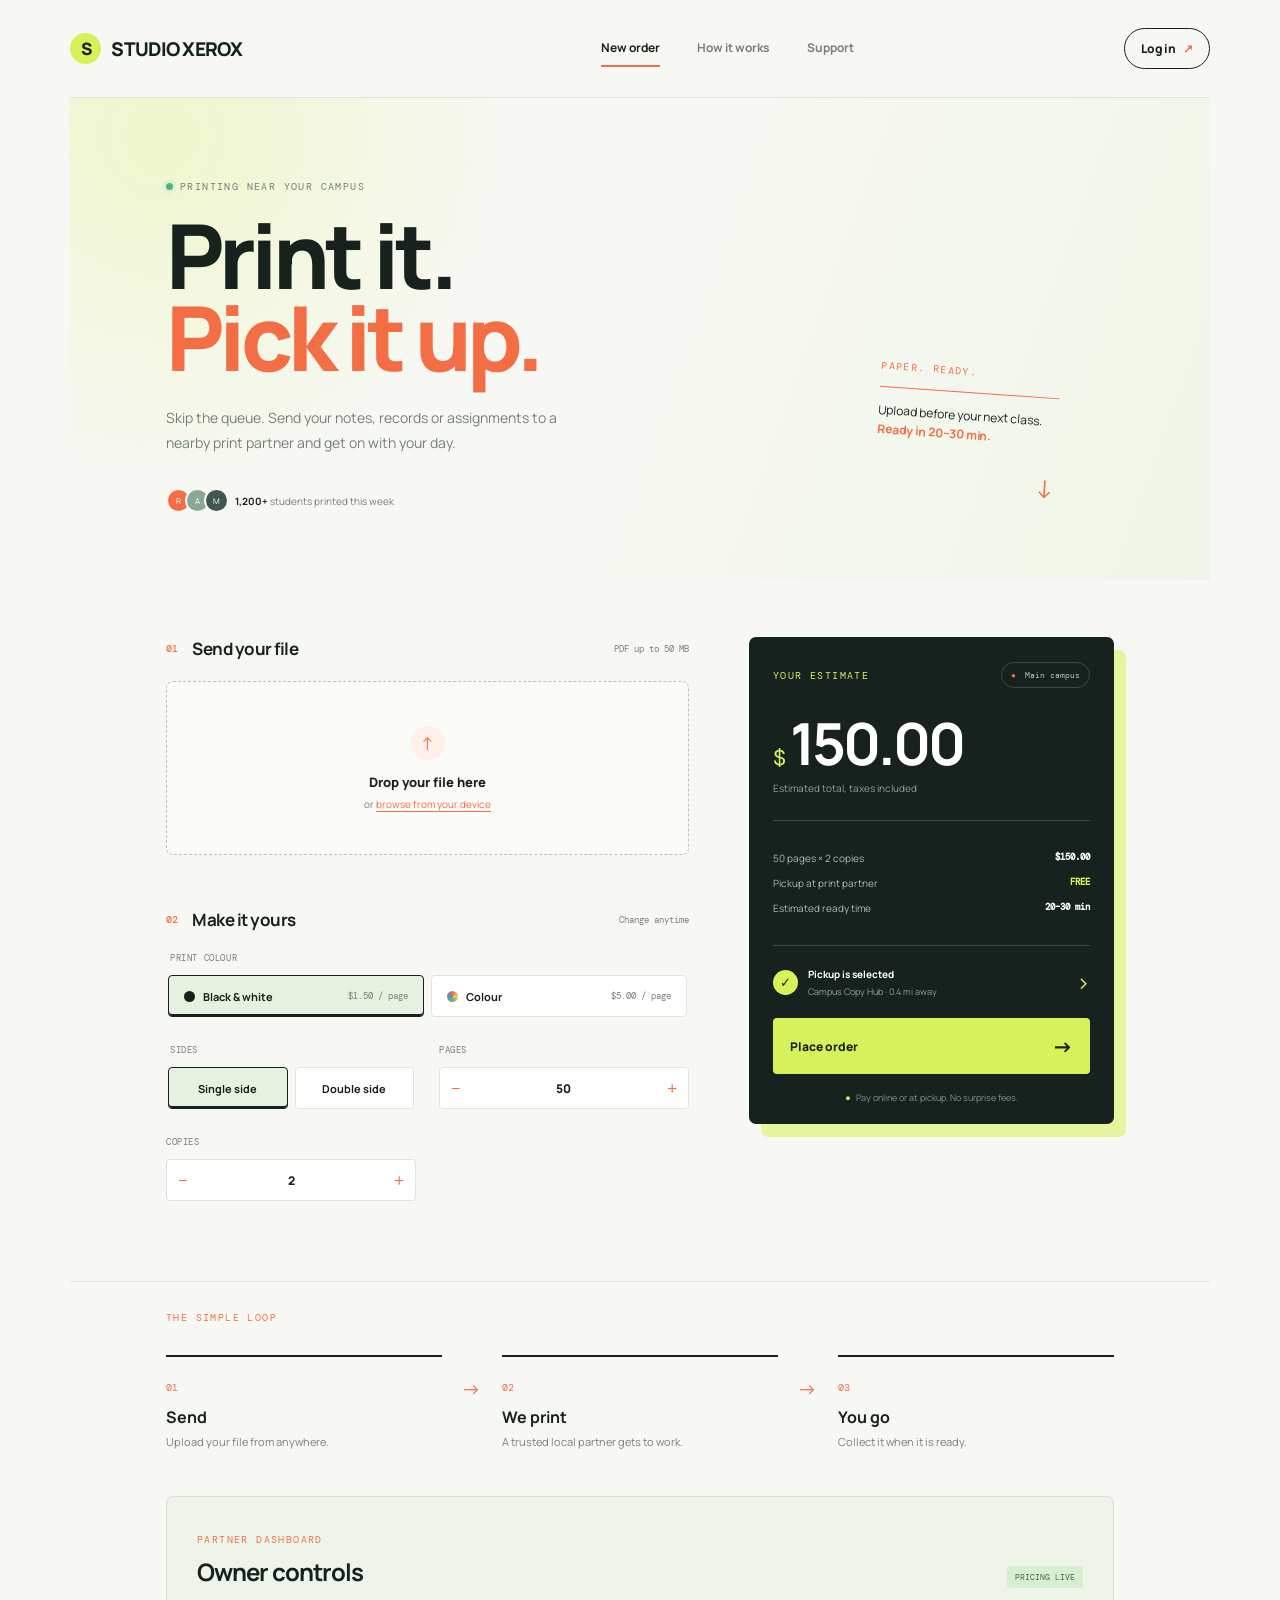
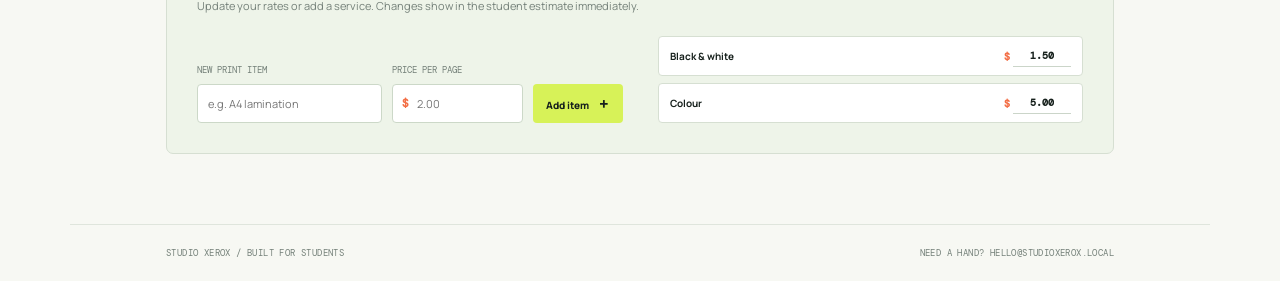
<file: index.html>
<!doctype html>
<html lang="en">
<head>
  <meta charset="UTF-8" />
  <meta name="viewport" content="width=device-width, initial-scale=1.0" />
  <meta name="description" content="Quick, affordable printing for students." />
  <title>STUDIO XEROX | Print without the wait</title>
  <link rel="preconnect" href="https://fonts.googleapis.com">
  <link rel="preconnect" href="https://fonts.gstatic.com" crossorigin>
  <link href="https://fonts.googleapis.com/css2?family=DM+Mono:wght@400;500&family=Manrope:wght@400;500;600;700;800&display=swap" rel="stylesheet">
  <link rel="stylesheet" href="styles.css" />
</head>
<body>
  <div class="app-shell">
    <header class="topbar">
      <a class="brand" href="#top" aria-label="STUDIO XEROX home">
        <span class="brand-mark">S</span><span>STUDIO XEROX</span>
      </a>
      <nav class="topnav" aria-label="Main navigation">
        <a class="active" href="#order">New order</a>
        <a href="#how-it-works">How it works</a>
        <a href="#support">Support</a>
      </nav>
      <button class="account-button" type="button">Log in <span aria-hidden="true">&#8599;</span></button>
    </header>

    <main id="top">
      <section class="hero" aria-labelledby="hero-title">
        <div class="hero-copy">
          <p class="eyebrow"><span class="status-dot"></span> Printing near your campus</p>
          <h1 id="hero-title">Print it.<br><em>Pick it up.</em></h1>
          <p class="hero-text">Skip the queue. Send your notes, records or assignments to a nearby print partner and get on with your day.</p>
          <div class="hero-proof"><span class="proof-avatars"><i>R</i><i>A</i><i>M</i></span><span><strong>1,200+</strong> students printed this week</span></div>
        </div>
        <div class="hero-note" aria-label="Service promise">
          <span class="note-label">PAPER. READY.</span>
          <span class="note-line"></span>
          <p>Upload before your next class.<br><strong>Ready in 20–30 min.</strong></p>
          <span class="note-arrow">&#8595;</span>
        </div>
      </section>

      <section class="order-layout" id="order" aria-label="Create a print order">
        <div class="order-panel">
          <div class="section-heading"><div><span class="step-number">01</span><h2>Send your file</h2></div><span class="helper">PDF up to 50 MB</span></div>
          <label class="upload-zone" for="file-upload" id="upload-zone">
            <input id="file-upload" type="file" accept=".pdf,.doc,.docx,.jpg,.jpeg,.png" />
            <span class="upload-icon" aria-hidden="true">&#8593;</span>
            <span class="upload-title" id="upload-title">Drop your file here</span>
            <span class="upload-subtitle" id="upload-subtitle">or <u>browse from your device</u></span>
          </label>

          <div class="section-heading options-heading"><div><span class="step-number">02</span><h2>Make it yours</h2></div><span class="helper">Change anytime</span></div>
          <div class="option-grid">
            <fieldset class="option-group wide"><legend>Print colour</legend><div class="segmented colour-options"><label><input type="radio" name="colour" value="bw" checked><span><b class="swatch ink"></b>Black &amp; white <small>$1.50 / page</small></span></label><label><input type="radio" name="colour" value="colour"><span><b class="swatch colour"></b>Colour <small>$5.00 / page</small></span></label></div></fieldset>
            <fieldset class="option-group"><legend>Sides</legend><div class="segmented"><label><input type="radio" name="sides" value="single" checked><span>Single side</span></label><label><input type="radio" name="sides" value="double"><span>Double side</span></label></div></fieldset>
            <div class="quantity-row"><label for="pages">Pages</label><div class="stepper"><button type="button" data-step="pages" data-change="-1" aria-label="Decrease pages">−</button><input id="pages" type="number" min="1" value="50" aria-label="Number of pages"><button type="button" data-step="pages" data-change="1" aria-label="Increase pages">+</button></div></div>
            <div class="quantity-row"><label for="copies">Copies</label><div class="stepper"><button type="button" data-step="copies" data-change="-1" aria-label="Decrease copies">−</button><input id="copies" type="number" min="1" value="2" aria-label="Number of copies"><button type="button" data-step="copies" data-change="1" aria-label="Increase copies">+</button></div></div>
          </div>
        </div>

        <aside class="summary-card" aria-live="polite">
          <div class="summary-top"><span class="summary-kicker">YOUR ESTIMATE</span><span class="location-pill"><span class="pin">&#9679;</span> Main campus</span></div>
          <div class="price-line"><span>$</span><strong id="total-price">150.00</strong></div>
          <p class="price-note">Estimated total, taxes included</p>
          <div class="breakdown"><div><span id="line-item">50 pages × 2 copies</span><strong id="print-total">$150.00</strong></div><div><span>Pickup at print partner</span><strong class="free">FREE</strong></div><div><span>Estimated ready time</span><strong>20–30 min</strong></div></div>
          <div class="pickup-choice"><span class="choice-icon">&#10003;</span><div><strong>Pickup is selected</strong><small>Campus Copy Hub · 0.4 mi away</small></div><span class="chevron">&#8250;</span></div>
          <button class="place-order" id="place-order" type="button">Place order <span aria-hidden="true">&#8594;</span></button>
          <p class="secure-note"><span aria-hidden="true">&#9679;</span> Pay online or at pickup. No surprise fees.</p>
        </aside>
      </section>

      <section class="how-it-works" id="how-it-works"><div class="section-label">THE SIMPLE LOOP</div><div class="steps"><div><span>01</span><h3>Send</h3><p>Upload your file from anywhere.</p></div><div><span>02</span><h3>We print</h3><p>A trusted local partner gets to work.</p></div><div><span>03</span><h3>You go</h3><p>Collect it when it is ready.</p></div></div></section>
      <section class="owner-tools" id="owner-tools" aria-labelledby="owner-title">
        <div class="owner-heading"><div><span class="section-label">PARTNER DASHBOARD</span><h2 id="owner-title">Owner controls</h2></div><span class="owner-badge">PRICING LIVE</span></div>
        <p class="owner-intro">Update your rates or add a service. Changes show in the student estimate immediately.</p>
        <div class="owner-grid">
          <form class="pricing-form" id="pricing-form">
            <label>New print item <input id="item-name" type="text" placeholder="e.g. A4 lamination" required></label>
            <label>Price per page <span class="money-input"><b>$</b><input id="item-price" type="number" min="0.01" step="0.01" placeholder="2.00" required></span></label>
            <button type="submit" class="add-item">Add item <span>+</span></button>
          </form>
          <div class="pricing-list" id="pricing-list" aria-label="Current pricing"></div>
        </div>
      </section>
    </main>
    <footer id="support">
      <span>STUDIO XEROX / built for students</span>
      <span>Need a hand? hello@studioxerox.local</span>
    </footer>
  </div>
  <div class="toast" id="toast" role="status">Your order is ready to go. This demo does not submit payments yet.</div>
  <script src="script.js"></script>
</body>
</html>
</file>
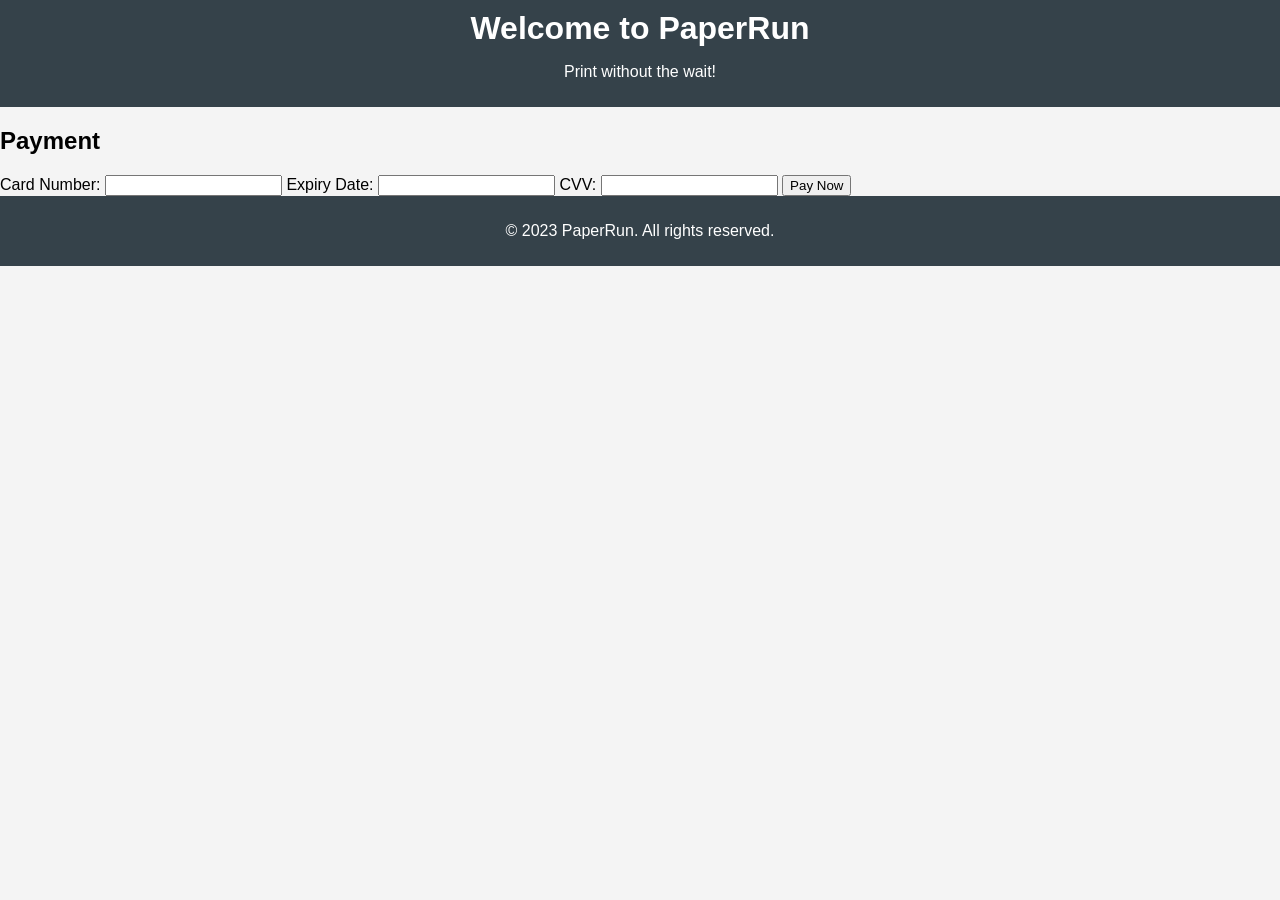
<file: website/website/index.html>
<!DOCTYPE html>
<html lang="en">
<head>
    <meta charset="UTF-8">
    <meta name="viewport" content="width=device-width, initial-scale=1.0">
    <title>PaperRun | Print without the wait</title>
    <link rel="stylesheet" href="css/styles.css">
</head>
<body>
    <header>
        <h1>Welcome to PaperRun</h1>
        <p>Print without the wait!</p>
    </header>
    
    <main>
        <section id="payment-section">
            <h2>Payment</h2>
            <form id="payment-form">
                <label for="card-number">Card Number:</label>
                <input type="text" id="card-number" name="card-number" required>
                
                <label for="expiry-date">Expiry Date:</label>
                <input type="text" id="expiry-date" name="expiry-date" required>
                
                <label for="cvv">CVV:</label>
                <input type="text" id="cvv" name="cvv" required>
                
                <button type="submit">Pay Now</button>
            </form>
        </section>
    </main>

    <footer>
        <p>&copy; 2023 PaperRun. All rights reserved.</p>
    </footer>

    <script src="js/payment.js"></script>
</body>
</html>
</file>
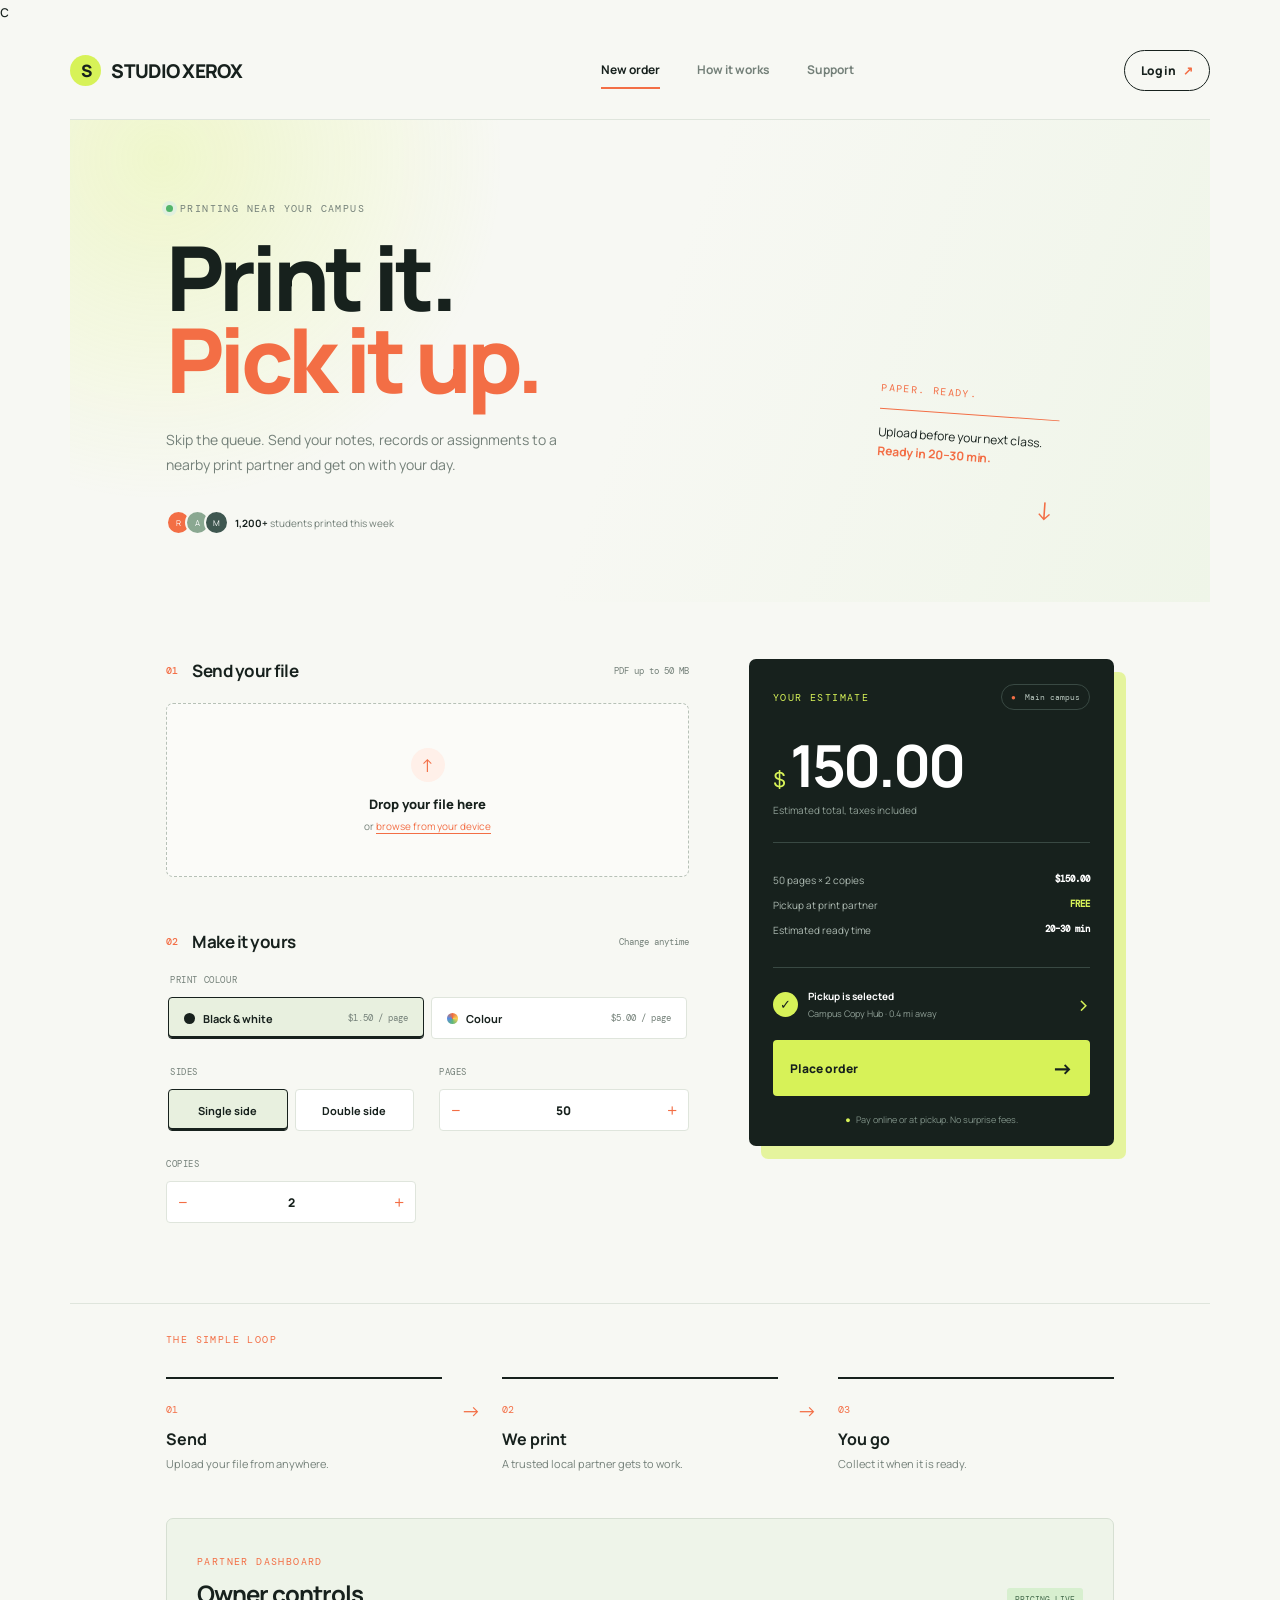
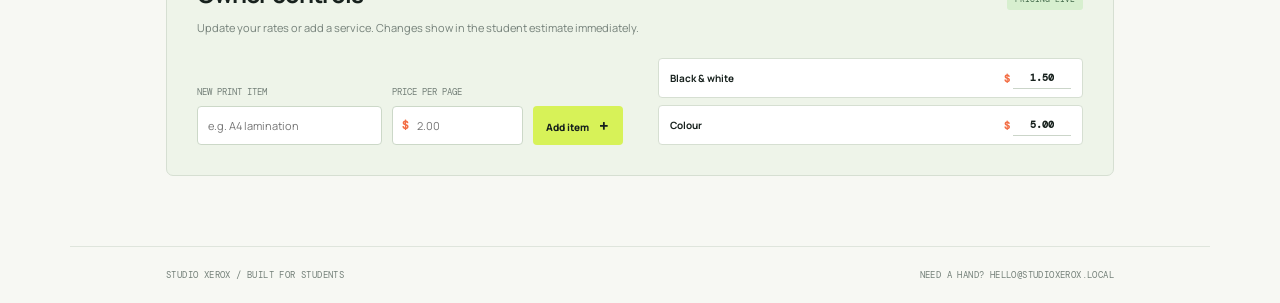
<file: app 1.html>
<!doctype html>
c
<html lang="en">
<head>
  <meta charset="UTF-8" />
  <meta name="viewport" content="width=device-width, initial-scale=1.0" />
  <meta name="description" content="Quick, affordable printing for students." />
  <title>STUDIO XEROX | Print without the wait</title>
  <link rel="preconnect" href="https://fonts.googleapis.com">
  <link rel="preconnect" href="https://fonts.gstatic.com" crossorigin>
  <link href="https://fonts.googleapis.com/css2?family=DM+Mono:wght@400;500&family=Manrope:wght@400;500;600;700;800&display=swap" rel="stylesheet">
  <link rel="stylesheet" href="styles.css" />
</head>
<body>
  <div class="app-shell">
    <header class="topbar">
      <a class="brand" href="#top" aria-label="STUDIO XEROX home">
        <span class="brand-mark">S</span><span>STUDIO XEROX</span>
      </a>
      <nav class="topnav" aria-label="Main navigation">
        <a class="active" href="#order">New order</a>
        <a href="#how-it-works">How it works</a>
        <a href="#support">Support</a>
      </nav>
      <button class="account-button" type="button">Log in <span aria-hidden="true">&#8599;</span></button>
    </header>

    <main id="top">
      <section class="hero" aria-labelledby="hero-title">
        <div class="hero-copy">
          <p class="eyebrow"><span class="status-dot"></span> Printing near your campus</p>
          <h1 id="hero-title">Print it.<br><em>Pick it up.</em></h1>
          <p class="hero-text">Skip the queue. Send your notes, records or assignments to a nearby print partner and get on with your day.</p>
          <div class="hero-proof"><span class="proof-avatars"><i>R</i><i>A</i><i>M</i></span><span><strong>1,200+</strong> students printed this week</span></div>
        </div>
        <div class="hero-note" aria-label="Service promise">
          <span class="note-label">PAPER. READY.</span>
          <span class="note-line"></span>
          <p>Upload before your next class.<br><strong>Ready in 20–30 min.</strong></p>
          <span class="note-arrow">&#8595;</span>
        </div>
      </section>

      <section class="order-layout" id="order" aria-label="Create a print order">
        <div class="order-panel">
          <div class="section-heading"><div><span class="step-number">01</span><h2>Send your file</h2></div><span class="helper">PDF up to 50 MB</span></div>
          <label class="upload-zone" for="file-upload" id="upload-zone">
            <input id="file-upload" type="file" accept=".pdf,.doc,.docx,.jpg,.jpeg,.png" />
            <span class="upload-icon" aria-hidden="true">&#8593;</span>
            <span class="upload-title" id="upload-title">Drop your file here</span>
            <span class="upload-subtitle" id="upload-subtitle">or <u>browse from your device</u></span>
          </label>

          <div class="section-heading options-heading"><div><span class="step-number">02</span><h2>Make it yours</h2></div><span class="helper">Change anytime</span></div>
          <div class="option-grid">
            <fieldset class="option-group wide"><legend>Print colour</legend><div class="segmented colour-options"><label><input type="radio" name="colour" value="bw" checked><span><b class="swatch ink"></b>Black &amp; white <small>$1.50 / page</small></span></label><label><input type="radio" name="colour" value="colour"><span><b class="swatch colour"></b>Colour <small>$5.00 / page</small></span></label></div></fieldset>
            <fieldset class="option-group"><legend>Sides</legend><div class="segmented"><label><input type="radio" name="sides" value="single" checked><span>Single side</span></label><label><input type="radio" name="sides" value="double"><span>Double side</span></label></div></fieldset>
            <div class="quantity-row"><label for="pages">Pages</label><div class="stepper"><button type="button" data-step="pages" data-change="-1" aria-label="Decrease pages">−</button><input id="pages" type="number" min="1" value="50" aria-label="Number of pages"><button type="button" data-step="pages" data-change="1" aria-label="Increase pages">+</button></div></div>
            <div class="quantity-row"><label for="copies">Copies</label><div class="stepper"><button type="button" data-step="copies" data-change="-1" aria-label="Decrease copies">−</button><input id="copies" type="number" min="1" value="2" aria-label="Number of copies"><button type="button" data-step="copies" data-change="1" aria-label="Increase copies">+</button></div></div>
          </div>
        </div>

        <aside class="summary-card" aria-live="polite">
          <div class="summary-top"><span class="summary-kicker">YOUR ESTIMATE</span><span class="location-pill"><span class="pin">&#9679;</span> Main campus</span></div>
          <div class="price-line"><span>$</span><strong id="total-price">150.00</strong></div>
          <p class="price-note">Estimated total, taxes included</p>
          <div class="breakdown"><div><span id="line-item">50 pages × 2 copies</span><strong id="print-total">$150.00</strong></div><div><span>Pickup at print partner</span><strong class="free">FREE</strong></div><div><span>Estimated ready time</span><strong>20–30 min</strong></div></div>
          <div class="pickup-choice"><span class="choice-icon">&#10003;</span><div><strong>Pickup is selected</strong><small>Campus Copy Hub · 0.4 mi away</small></div><span class="chevron">&#8250;</span></div>
          <button class="place-order" id="place-order" type="button">Place order <span aria-hidden="true">&#8594;</span></button>
          <p class="secure-note"><span aria-hidden="true">&#9679;</span> Pay online or at pickup. No surprise fees.</p>
        </aside>
      </section>

      <section class="how-it-works" id="how-it-works"><div class="section-label">THE SIMPLE LOOP</div><div class="steps"><div><span>01</span><h3>Send</h3><p>Upload your file from anywhere.</p></div><div><span>02</span><h3>We print</h3><p>A trusted local partner gets to work.</p></div><div><span>03</span><h3>You go</h3><p>Collect it when it is ready.</p></div></div></section>
      <section class="owner-tools" id="owner-tools" aria-labelledby="owner-title">
        <div class="owner-heading"><div><span class="section-label">PARTNER DASHBOARD</span><h2 id="owner-title">Owner controls</h2></div><span class="owner-badge">PRICING LIVE</span></div>
        <p class="owner-intro">Update your rates or add a service. Changes show in the student estimate immediately.</p>
        <div class="owner-grid">
          <form class="pricing-form" id="pricing-form">
            <label>New print item <input id="item-name" type="text" placeholder="e.g. A4 lamination" required></label>
            <label>Price per page <span class="money-input"><b>$</b><input id="item-price" type="number" min="0.01" step="0.01" placeholder="2.00" required></span></label>
            <button type="submit" class="add-item">Add item <span>+</span></button>
          </form>
          <div class="pricing-list" id="pricing-list" aria-label="Current pricing"></div>
        </div>
      </section>
    </main>
    <footer id="support">
      <span>STUDIO XEROX / built for students</span>
      <span>Need a hand? hello@studioxerox.local</span>
    </footer>
  </div>
  <div class="toast" id="toast" role="status">Your order is ready to go. This demo does not submit payments yet.</div>
  <script src="script.js"></script>
</body>
</html>
</file>
<file: styles.css>
:root {
  --ink: #17211d;
  --muted: #748079;
  --paper: #f7f8f3;
  --line: #dfe5dc;
  --lime: #d7f258;
  --mint: #e8f0df;
  --orange: #f36e45;
  --white: #fff;
  --mono: 'DM Mono', monospace;
  --sans: 'Manrope', sans-serif;
}

* { box-sizing: border-box; }
html { scroll-behavior: smooth; }
body { margin: 0; background: var(--paper); color: var(--ink); font-family: var(--sans); }
a { color: inherit; text-decoration: none; }
button, input { font: inherit; }
.app-shell { max-width: 1440px; margin: auto; padding: 0 5.5vw; overflow: hidden; }
.topbar { height: 98px; display: flex; align-items: center; justify-content: space-between; border-bottom: 1px solid var(--line); }
.brand { display: inline-flex; align-items: center; gap: 10px; font-size: 19px; font-weight: 800; letter-spacing: -.7px; }
.brand-mark { display: grid; place-items: center; width: 31px; height: 31px; border-radius: 50%; color: var(--ink); background: var(--lime); font-size: 17px; }
.topnav { display: flex; gap: 37px; margin-left: 90px; color: var(--muted); font-size: 12px; font-weight: 700; }
.topnav a { padding: 9px 0; }
.topnav .active { color: var(--ink); border-bottom: 2px solid var(--orange); }
.account-button { border: 1px solid var(--ink); background: transparent; color: var(--ink); padding: 11px 16px; border-radius: 99px; font-size: 12px; font-weight: 800; cursor: pointer; }
.account-button span { color: var(--orange); margin-left: 5px; }
.hero { display: flex; justify-content: space-between; align-items: end; padding: 82px 8.4% 67px; background: radial-gradient(circle at 8% 8%, rgba(215,242,88,.25), transparent 30%), linear-gradient(110deg, #f7f8f3 50%, #eff5e8); }
.eyebrow, .summary-kicker, .section-label, .note-label { font-family: var(--mono); font-size: 10px; letter-spacing: 1.4px; text-transform: uppercase; }
.eyebrow { display: flex; align-items: center; gap: 7px; color: var(--muted); margin: 0 0 21px; }
.status-dot { width: 7px; height: 7px; background: #52b56a; border-radius: 50%; box-shadow: 0 0 0 4px #e1f0df; }
.hero h1 { margin: 0; max-width: 650px; font-size: clamp(54px, 7vw, 101px); line-height: .91; letter-spacing: -5px; font-weight: 800; }
.hero h1 em { color: var(--orange); font-style: normal; }
.hero-text { max-width: 425px; margin: 28px 0 33px; color: var(--muted); font-size: 14px; line-height: 1.8; }
.hero-proof { display: flex; align-items: center; gap: 12px; color: var(--muted); font-size: 10px; }
.hero-proof strong { color: var(--ink); }
.proof-avatars { display: flex; }
.proof-avatars i { display: grid; place-items: center; width: 25px; height: 25px; margin-right: -6px; border: 2px solid var(--paper); border-radius: 50%; color: #fff; background: var(--orange); font-size: 8px; font-style: normal; }
.proof-avatars i:nth-child(2) { background: #8aa891; }.proof-avatars i:nth-child(3) { background: #3f5750; }
.hero-note { display: flex; flex-direction: column; align-items: flex-start; width: 180px; margin: 0 6% 14px 0; transform: rotate(4deg); }
.note-label { color: var(--orange); }.note-line { width: 100%; margin: 14px 0 13px; border-top: 1px solid var(--orange); }.hero-note p { margin: 0; font-size: 12px; line-height: 1.6; }.hero-note strong { color: var(--orange); }.note-arrow { align-self: flex-end; margin-top: 20px; color: var(--orange); font-size: 25px; }
.order-layout { display: grid; grid-template-columns: minmax(0, 1fr) 365px; gap: 60px; padding: 57px 8.4% 80px; }
.section-heading { display: flex; justify-content: space-between; align-items: center; margin-bottom: 21px; }.section-heading > div { display: flex; align-items: center; gap: 14px; }.section-heading h2 { margin: 0; font-size: 17px; letter-spacing: -.5px; }.step-number { color: var(--orange); font-family: var(--mono); font-size: 10px; font-weight: 500; }.helper { color: var(--muted); font-family: var(--mono); font-size: 9px; }
.upload-zone { display: flex; min-height: 174px; flex-direction: column; align-items: center; justify-content: center; border: 1px dashed #b7c1b7; border-radius: 7px; background: rgba(255,255,255,.45); cursor: pointer; transition: border-color .2s, background .2s; }.upload-zone:hover, .upload-zone.dragging { border-color: var(--orange); background: #fff8f3; }.upload-zone input { display: none; }.upload-icon { display: grid; place-items: center; width: 34px; height: 34px; margin-bottom: 13px; border-radius: 50%; color: var(--orange); background: #fff0e9; font-size: 18px; }.upload-title { font-size: 13px; font-weight: 800; }.upload-subtitle { margin-top: 6px; color: var(--muted); font-size: 10px; }.upload-subtitle u { color: var(--orange); text-underline-offset: 3px; }
.options-heading { margin-top: 53px; }.option-grid { display: grid; grid-template-columns: 1fr 1fr; gap: 27px 23px; }.option-group { min-width: 0; padding: 0; border: 0; }.option-group.wide { grid-column: 1 / -1; }.option-group legend, .quantity-row > label { display: block; margin-bottom: 11px; color: var(--muted); font-family: var(--mono); font-size: 9px; text-transform: uppercase; letter-spacing: .6px; }.segmented { display: flex; gap: 7px; }.segmented label { flex: 1; cursor: pointer; }.segmented input { position: absolute; opacity: 0; }.segmented span { display: flex; min-height: 42px; align-items: center; justify-content: center; gap: 8px; border: 1px solid var(--line); border-radius: 4px; background: #fff; font-size: 11px; font-weight: 700; transition: .2s; }.segmented input:checked + span { border-color: var(--ink); background: var(--mint); box-shadow: inset 0 -2px var(--ink); }.colour-options span { justify-content: flex-start; padding: 0 15px; }.colour-options small { margin-left: auto; color: var(--muted); font-family: var(--mono); font-size: 9px; font-weight: 400; }.swatch { width: 11px; height: 11px; flex: 0 0 11px; border-radius: 50%; background: #17211d; }.swatch.colour { background: conic-gradient(#ee6c43, #f5cf54, #60b87a, #578be2, #ee6c43); }
.quantity-row { display: flex; flex-direction: column; }.stepper { display: flex; height: 42px; border: 1px solid var(--line); background: #fff; border-radius: 4px; }.stepper button { width: 38px; border: 0; color: var(--orange); background: transparent; font-size: 18px; cursor: pointer; }.stepper input { width: 100%; min-width: 0; border: 0; outline: 0; color: var(--ink); background: transparent; text-align: center; font-size: 12px; font-weight: 800; }.stepper input::-webkit-inner-spin-button { appearance: none; }
.summary-card { align-self: start; padding: 25px 24px 20px; color: #fff; background: var(--ink); border-radius: 7px; box-shadow: 12px 13px 0 rgba(215,242,88,.55); }.summary-top { display: flex; align-items: center; justify-content: space-between; }.summary-kicker { color: var(--lime); }.location-pill { padding: 7px 9px; border: 1px solid #394943; border-radius: 99px; color: #b9c7bf; font-family: var(--mono); font-size: 8px; }.pin { margin-right: 4px; color: var(--orange); font-size: 8px; }.price-line { display: flex; align-items: baseline; margin-top: 29px; }.price-line span { margin-right: 4px; color: var(--lime); font-family: var(--mono); font-size: 22px; }.price-line strong { font-size: 58px; letter-spacing: -3px; line-height: .9; }.price-note { margin: 9px 0 25px; color: #90a097; font-size: 10px; }.breakdown { padding: 19px 0; border-top: 1px solid #394943; border-bottom: 1px solid #394943; }.breakdown div { display: flex; justify-content: space-between; margin: 11px 0; color: #aebbb3; font-size: 10px; }.breakdown strong { color: #fff; font-family: var(--mono); font-size: 9px; }.breakdown .free { color: var(--lime); }.pickup-choice { display: flex; align-items: center; gap: 10px; margin: 20px 0; }.choice-icon { display: grid; place-items: center; width: 25px; height: 25px; border-radius: 50%; color: var(--ink); background: var(--lime); font-size: 13px; }.pickup-choice div { display: flex; flex: 1; flex-direction: column; gap: 4px; }.pickup-choice strong { font-size: 10px; }.pickup-choice small { color: #90a097; font-size: 9px; }.chevron { color: var(--lime); font-size: 23px; }.place-order { display: flex; width: 100%; align-items: center; justify-content: space-between; padding: 14px 17px; border: 0; border-radius: 4px; color: var(--ink); background: var(--lime); font-size: 12px; font-weight: 800; cursor: pointer; transition: transform .2s, background .2s; }.place-order:hover { background: #e5ff76; transform: translateY(-2px); }.place-order span { font-size: 21px; }.secure-note { margin: 17px 0 0; color: #7f9187; text-align: center; font-size: 9px; }.secure-note span { color: var(--lime); margin-right: 3px; }
.how-it-works { padding: 29px 8.4% 47px; border-top: 1px solid var(--line); }.section-label { color: var(--orange); }.steps { display: grid; grid-template-columns: repeat(3, 1fr); gap: 60px; margin-top: 31px; }.steps > div { position: relative; border-top: 2px solid var(--ink); padding-top: 17px; }.steps span { color: var(--orange); font-family: var(--mono); font-size: 10px; }.steps h3 { margin: 10px 0 6px; font-size: 16px; }.steps p { margin: 0; color: var(--muted); font-size: 11px; }.steps > div:not(:last-child)::after { content: '\2192'; position: absolute; top: 18px; right: -39px; color: var(--orange); font-size: 20px; }
footer { display: flex; justify-content: space-between; padding: 22px 8.4%; border-top: 1px solid var(--line); color: var(--muted); font-family: var(--mono); font-size: 9px; text-transform: uppercase; letter-spacing: .4px; }
.owner-tools { margin: 0 8.4% 70px; padding: 29px 30px 30px; border: 1px solid #d6dfd2; border-radius: 7px; background: #eef4e9; }.owner-heading { display: flex; justify-content: space-between; align-items: flex-end; }.owner-heading h2 { margin: 7px 0 0; font-size: 24px; letter-spacing: -1px; }.owner-badge { padding: 6px 8px; border-radius: 3px; color: #42694a; background: #d7efcf; font-family: var(--mono); font-size: 8px; }.owner-intro { margin: 10px 0 23px; color: var(--muted); font-size: 11px; }.owner-grid { display: grid; grid-template-columns: 1fr 1fr; gap: 35px; }.pricing-form { display: grid; grid-template-columns: 1.4fr 1fr auto; align-items: end; gap: 10px; }.pricing-form label { color: var(--muted); font-family: var(--mono); font-size: 9px; text-transform: uppercase; }.pricing-form input { width: 100%; height: 39px; margin-top: 8px; padding: 0 10px; border: 1px solid #ccd8c8; border-radius: 4px; outline: 0; color: var(--ink); background: #fff; font-family: var(--sans); font-size: 11px; }.pricing-form input:focus { border-color: var(--orange); }.money-input { position: relative; display: block; }.money-input b { position: absolute; z-index: 1; top: 20px; left: 10px; color: var(--orange); font-family: var(--mono); font-size: 11px; }.money-input input { padding-left: 24px; }.add-item { height: 39px; padding: 0 13px; border: 0; border-radius: 4px; color: var(--ink); background: var(--lime); font-size: 10px; font-weight: 800; cursor: pointer; white-space: nowrap; }.add-item span { margin-left: 8px; font-size: 17px; vertical-align: -1px; }.pricing-list { display: flex; flex-direction: column; gap: 7px; }.pricing-item { display: flex; align-items: center; justify-content: space-between; padding: 8px 11px; border: 1px solid #d6dfd2; border-radius: 4px; background: #fff; font-size: 10px; font-weight: 700; }.pricing-item label { display: flex; align-items: center; gap: 3px; color: var(--orange); font-family: var(--mono); }.pricing-item input { width: 58px; padding: 4px 2px; border: 0; border-bottom: 1px solid #cbd5c9; outline: 0; color: var(--ink); background: transparent; font-family: var(--mono); font-size: 10px; text-align: right; }
.toast { position: fixed; right: 24px; bottom: 24px; max-width: 330px; padding: 15px 18px; border-left: 4px solid var(--lime); border-radius: 4px; color: #fff; background: var(--ink); box-shadow: 0 8px 30px #17211d40; font-size: 11px; opacity: 0; transform: translateY(15px); pointer-events: none; transition: .3s; }.toast.show { opacity: 1; transform: translateY(0); }
@media (max-width: 800px) { .app-shell { padding: 0 20px; }.topbar { height: 76px; }.topnav { display: none; }.hero { padding: 58px 0 55px; }.hero-note { display: none; }.hero h1 { font-size: clamp(57px, 17vw, 90px); letter-spacing: -4px; }.hero-text { font-size: 13px; }.order-layout { display: block; padding: 42px 0 70px; }.summary-card { margin-top: 44px; }.how-it-works { padding: 29px 0 47px; }.steps { gap: 20px; }.steps > div:not(:last-child)::after { right: -15px; }.steps p { line-height: 1.5; }.option-grid { gap: 23px 12px; }.colour-options { flex-direction: column; }.colour-options span { justify-content: flex-start; }.colour-options small { margin-left: auto; }.owner-tools { margin: 0 0 50px; padding: 24px 18px; }.owner-grid { grid-template-columns: 1fr; gap: 23px; }.pricing-form { grid-template-columns: 1fr 1fr; }.pricing-form .add-item { grid-column: 1 / -1; } footer { padding: 22px 0; gap: 20px; flex-direction: column; } }
@media (max-width: 430px) { .hero-proof { font-size: 9px; }.section-heading .helper { display: none; }.steps { grid-template-columns: 1fr; gap: 25px; }.steps > div:not(:last-child)::after { content: '\2193'; top: auto; right: 5px; bottom: -24px; }.price-line strong { font-size: 52px; } }
</file>
<file: website/website/css/styles.css>
body {
    font-family: Arial, sans-serif;
    margin: 0;
    padding: 0;
    background-color: #f4f4f4;
}

header {
    background: #35424a;
    color: #ffffff;
    padding: 10px 0;
    text-align: center;
}

h1 {
    margin: 0;
}

.container {
    width: 80%;
    margin: auto;
    overflow: hidden;
}

footer {
    background: #35424a;
    color: #ffffff;
    text-align: center;
    padding: 10px 0;
    position: relative;
    bottom: 0;
    width: 100%;
}

.button {
    display: inline-block;
    font-size: 18px;
    color: #ffffff;
    background: #e8491d;
    padding: 10px 20px;
    text-decoration: none;
    border-radius: 5px;
}

.button:hover {
    background: #c0392b;
}
</file>
